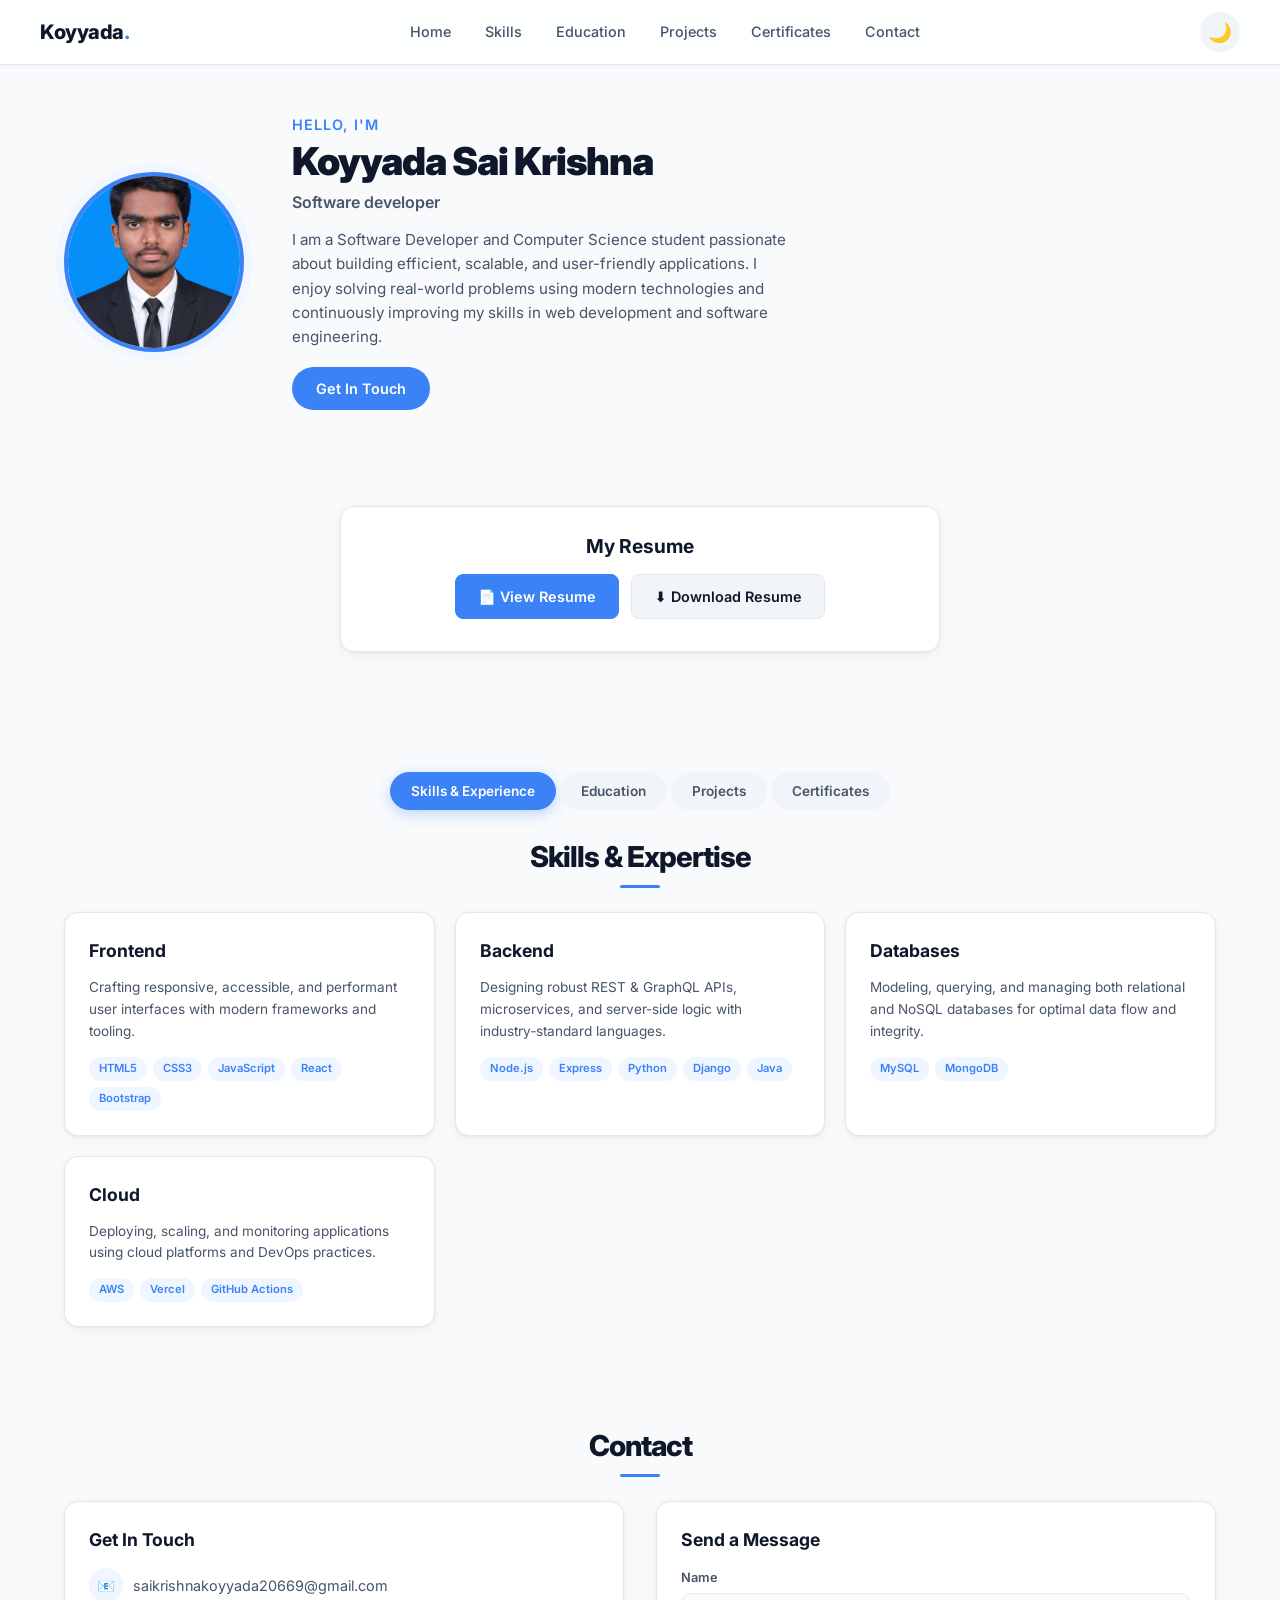
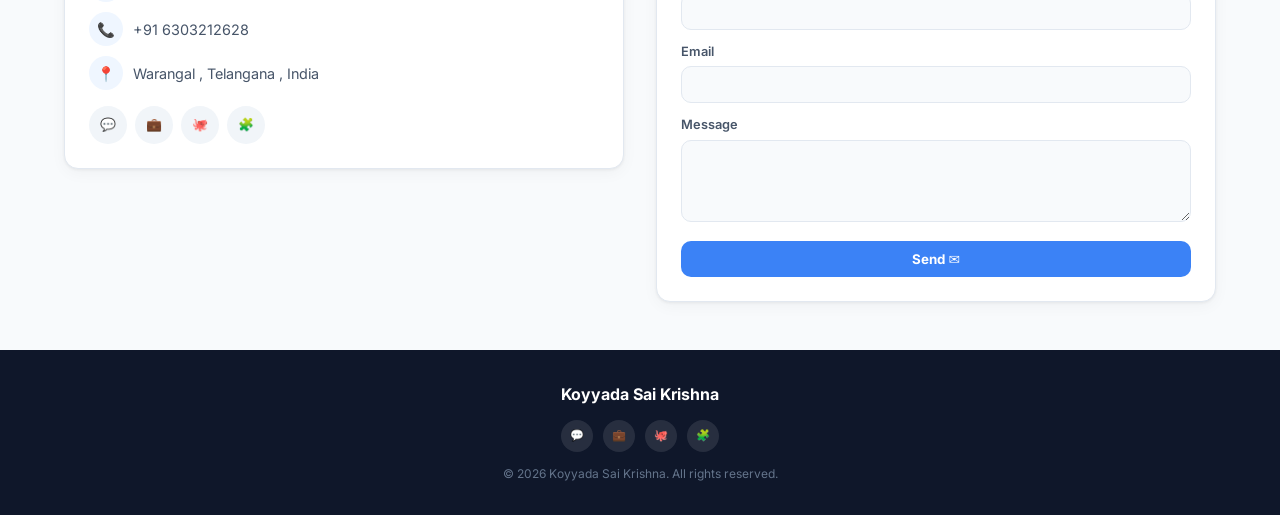
<file: index.html>
<!DOCTYPE html>
<html lang="en" data-theme="light">
<head>
    <meta charset="UTF-8">
    <meta name="viewport" content="width=device-width, initial-scale=1.0">
    <meta name="description" content="Dynamic Portfolio - Full-Stack Developer">
    <title>Portfolio | SaiKrishna Koyyada</title>

    <link rel="preconnect" href="https://fonts.googleapis.com">
    <link rel="preconnect" href="https://fonts.gstatic.com" crossorigin>
    <link href="https://fonts.googleapis.com/css2?family=Inter:wght@300;400;500;600;700;800;900&display=swap" rel="stylesheet">

    <style>
        :root {
            --font-family: 'Inter', system-ui, -apple-system, sans-serif;
            --bg-primary: #f8fafc;
            --bg-secondary: #ffffff;
            --bg-tertiary: #f1f5f9;
            --text-primary: #0f172a;
            --text-secondary: #475569;
            --text-tertiary: #94a3b8;
            --accent: #3b82f6;
            --accent-hover: #2563eb;
            --accent-light: #eff6ff;
            --border: #e2e8f0;
            --card-bg: #ffffff;
            --card-shadow: 0 1px 3px rgba(0,0,0,0.06), 0 4px 16px rgba(0,0,0,0.04);
            --card-shadow-hover: 0 6px 32px rgba(0,0,0,0.10), 0 2px 8px rgba(0,0,0,0.05);
            --modal-overlay: rgba(15,23,42,0.6);
            --tag-bg: #eff6ff;
            --tag-text: #3b82f6;
            --timeline-line: #e2e8f0;
            --input-bg: #f8fafc;
            --input-border: #e2e8f0;
            --input-focus: #3b82f6;
            --skill-card-bg: #ffffff;
            --skill-card-hover: #f8fafc;
            --nav-bg: rgba(255,255,255,0.85);
            --nav-shadow: 0 1px 3px rgba(0,0,0,0.04);
            --footer-bg: #0f172a;
            --footer-text: #cbd5e1;
            --badge-bg: #dbeafe;
            --badge-text: #1d4ed8;
            --scrollbar-thumb: #cbd5e1;
            --scrollbar-track: #f1f5f9;
        }

        [data-theme="dark"] {
            --bg-primary: #0f172a;
            --bg-secondary: #1e293b;
            --bg-tertiary: #273548;
            --text-primary: #f1f5f9;
            --text-secondary: #cbd5e1;
            --text-tertiary: #64748b;
            --accent: #60a5fa;
            --accent-hover: #93bbfd;
            --accent-light: #1e3a5f;
            --border: #334155;
            --card-bg: #1e293b;
            --card-shadow: 0 1px 3px rgba(0,0,0,0.2), 0 4px 16px rgba(0,0,0,0.15);
            --card-shadow-hover: 0 6px 32px rgba(0,0,0,0.35), 0 2px 8px rgba(0,0,0,0.2);
            --modal-overlay: rgba(0,0,0,0.7);
            --tag-bg: #1e3a5f;
            --tag-text: #93bbfd;
            --timeline-line: #334155;
            --input-bg: #1e293b;
            --input-border: #334155;
            --input-focus: #60a5fa;
            --skill-card-bg: #1e293b;
            --skill-card-hover: #273548;
            --nav-bg: rgba(15,23,42,0.88);
            --nav-shadow: 0 1px 3px rgba(0,0,0,0.25);
            --footer-bg: #020617;
            --footer-text: #94a3b8;
            --badge-bg: #1e3a5f;
            --badge-text: #93bbfd;
            --scrollbar-thumb: #475569;
            --scrollbar-track: #1e293b;
        }

        *, *::before, *::after { box-sizing: border-box; margin: 0; padding: 0; }
        html { scroll-behavior: smooth; scroll-padding-top: 80px; font-size: 16px; }
        body { font-family: var(--font-family); background-color: var(--bg-primary); color: var(--text-primary); line-height: 1.6; transition: background-color 0.35s ease, color 0.35s ease; overflow-x: hidden; min-height: 100vh; }
        ::-webkit-scrollbar { width: 7px; }
        ::-webkit-scrollbar-track { background: var(--scrollbar-track); }
        ::-webkit-scrollbar-thumb { background: var(--scrollbar-thumb); border-radius: 10px; }
        ::selection { background: var(--accent); color: #fff; }
        img { max-width: 100%; height: auto; display: block; }
        a { text-decoration: none; color: inherit; transition: color 0.25s ease; }
        ul { list-style: none; }
        button { cursor: pointer; font-family: var(--font-family); border: none; outline: none; background: none; }

        .skip-link { position: absolute; top: -100px; left: 16px; background: var(--accent); color: #fff; padding: 8px 16px; border-radius: 0 0 6px 6px; z-index: 1000; font-weight: 600; font-size: 0.875rem; transition: top 0.3s ease; }
        .skip-link:focus { top: 0; }

        .navbar { position: sticky; top: 0; z-index: 100; background: var(--nav-bg); backdrop-filter: blur(14px); -webkit-backdrop-filter: blur(14px); border-bottom: 1px solid var(--border); box-shadow: var(--nav-shadow); padding: 0 24px; }
        .nav-container { max-width: 1200px; margin: 0 auto; display: flex; align-items: center; justify-content: space-between; height: 64px; }
        .nav-brand { font-weight: 800; font-size: 1.25rem; letter-spacing: -0.5px; color: var(--text-primary); }
        .nav-brand span { color: var(--accent); }
        .nav-links { display: flex; gap: 6px; align-items: center; }
        .nav-links a { padding: 8px 14px; border-radius: 8px; font-weight: 500; font-size: 0.9rem; color: var(--text-secondary); transition: all 0.25s ease; }
        .nav-links a:hover, .nav-links a:focus-visible { color: var(--accent); background: var(--accent-light); }
        .nav-actions { display: flex; align-items: center; gap: 8px; }
        .theme-toggle { width: 40px; height: 40px; border-radius: 50%; display: flex; align-items: center; justify-content: center; font-size: 1.2rem; color: var(--text-secondary); background: var(--bg-tertiary); flex-shrink: 0; transition: all 0.3s; }
        .theme-toggle:hover { color: var(--accent); background: var(--accent-light); transform: rotate(20deg); }
        .hamburger { display: none; width: 40px; height: 40px; border-radius: 8px; flex-direction: column; align-items: center; justify-content: center; gap: 5px; background: var(--bg-tertiary); z-index: 101; }
        .hamburger span { display: block; width: 20px; height: 2px; background: var(--text-primary); border-radius: 2px; transition: all 0.3s; }
        .hamburger.active span:nth-child(1) { transform: translateY(7px) rotate(45deg); }
        .hamburger.active span:nth-child(2) { opacity: 0; }
        .hamburger.active span:nth-child(3) { transform: translateY(-7px) rotate(-45deg); }

        .section { padding: 48px 24px; max-width: 1200px; margin: 0 auto; }
        .section-header { text-align: center; margin-bottom: 32px; }
        .section-header h2 { font-size: 1.8rem; font-weight: 800; letter-spacing: -1px; position: relative; display: inline-block; }
        .section-header h2::after { content: ''; position: absolute; bottom: -8px; left: 50%; transform: translateX(-50%); width: 40px; height: 3px; background: var(--accent); border-radius: 3px; }

        /* Home */
        #home-section .home-container { display: flex; align-items: center; gap: 48px; flex-wrap: wrap; justify-content: center; }
        .home-image-wrapper { flex-shrink: 0; width: 180px; height: 180px; border-radius: 50%; overflow: hidden; border: 4px solid var(--accent); box-shadow: 0 0 0 8px var(--accent-light); background: var(--bg-tertiary); }
        .home-image-wrapper img { width: 100%; height: 100%; object-fit: cover; }
        .home-image-fallback { width: 100%; height: 100%; display: flex; align-items: center; justify-content: center; font-size: 3.5rem; font-weight: 800; color: var(--accent); background: var(--accent-light); }
        .home-text { flex: 1; min-width: 280px; }
        .home-text .greeting { font-size: 0.9rem; font-weight: 600; color: var(--accent); letter-spacing: 1px; text-transform: uppercase; }
        .home-text h1 { font-size: 2.4rem; font-weight: 900; letter-spacing: -1px; line-height: 1.1; margin: 4px 0 8px; }
        .home-text .role { font-size: 1rem; font-weight: 600; color: var(--text-secondary); margin-bottom: 12px; }
        .home-text .description { font-size: 0.95rem; color: var(--text-secondary); line-height: 1.6; max-width: 500px; }
        .home-cta { display: inline-block; margin-top: 18px; padding: 10px 24px; background: var(--accent); color: #fff; border-radius: 50px; font-weight: 600; font-size: 0.9rem; transition: all 0.3s; }
        .home-cta:hover { background: var(--accent-hover); transform: translateY(-2px); box-shadow: 0 8px 24px rgba(59,130,246,0.35); }

        /* Resume Block */
        .resume-block { text-align: center; padding: 24px 24px 32px; background: var(--card-bg); border: 1px solid var(--border); border-radius: 14px; margin-bottom: 24px; box-shadow: var(--card-shadow); max-width: 600px; margin-left: auto; margin-right: auto; }
        .resume-block h3 { font-weight: 700; font-size: 1.2rem; margin-bottom: 12px; }
        .resume-block .resume-buttons { display: flex; gap: 12px; justify-content: center; flex-wrap: wrap; }
        .resume-btn { padding: 10px 22px; border-radius: 8px; font-weight: 600; font-size: 0.9rem; display: inline-flex; align-items: center; gap: 6px; transition: all 0.3s; border: 1px solid var(--border); background: var(--bg-tertiary); color: var(--text-primary); }
        .resume-btn.primary { background: var(--accent); color: #fff; border-color: var(--accent); }
        .resume-btn:hover { transform: translateY(-2px); box-shadow: 0 4px 12px rgba(0,0,0,0.1); }
        .resume-btn.primary:hover { background: var(--accent-hover); }

        /* Tabs */
        .tab-buttons { display: flex; justify-content: center; gap: 4px; margin-bottom: 24px; flex-wrap: wrap; }
        .tab-btn { padding: 10px 20px; border-radius: 30px; font-weight: 600; font-size: 0.85rem; background: var(--bg-tertiary); color: var(--text-secondary); transition: all 0.25s; border: 1px solid transparent; }
        .tab-btn:hover { background: var(--accent-light); color: var(--accent); }
        .tab-btn.active { background: var(--accent); color: #fff; border-color: var(--accent); box-shadow: 0 4px 14px rgba(59,130,246,0.3); }
        .tab-content-wrapper { position: relative; }
        .tab-pane { display: none; animation: fadeInUp 0.35s ease; }
        .tab-pane.active { display: block; }
        @keyframes fadeInUp { from { opacity: 0; transform: translateY(12px); } to { opacity: 1; transform: translateY(0); } }

        /* Skills */
        .skills-grid { display: grid; grid-template-columns: repeat(auto-fill, minmax(280px, 1fr)); gap: 20px; }
        .skill-card { background: var(--skill-card-bg); border: 1px solid var(--border); border-radius: 14px; padding: 24px; box-shadow: var(--card-shadow); transition: all 0.3s; }
        .skill-card:hover { box-shadow: var(--card-shadow-hover); transform: translateY(-3px); border-color: var(--accent); }
        .skill-card-header { display: flex; align-items: center; justify-content: space-between; margin-bottom: 12px; }
        .skill-card-title { font-weight: 700; font-size: 1.1rem; }
        .skill-description { font-size: 0.85rem; color: var(--text-secondary); line-height: 1.6; margin-bottom: 14px; }
        .skill-tech-tags { display: flex; flex-wrap: wrap; gap: 6px; }
        .skill-tech-tag { font-size: 0.7rem; font-weight: 600; padding: 3px 10px; border-radius: 20px; background: var(--tag-bg); color: var(--tag-text); }

        /* Education Timeline */
        .timeline { position: relative; padding-left: 24px; max-width: 700px; margin: 0 auto; }
        .timeline::before { content: ''; position: absolute; left: 10px; top: 0; bottom: 0; width: 2px; background: var(--timeline-line); }
        .timeline-item { position: relative; margin-bottom: 32px; padding-left: 28px; }
        .timeline-item::before { content: ''; position: absolute; left: -18px; top: 4px; width: 12px; height: 12px; border-radius: 50%; background: var(--accent); border: 3px solid var(--bg-primary); box-shadow: 0 0 0 3px var(--accent-light); z-index: 2; }
        .timeline-degree { font-weight: 700; font-size: 1rem; }
        .timeline-institution { font-weight: 500; color: var(--accent); font-size: 0.85rem; }
        .timeline-year { display: inline-block; font-size: 0.75rem; color: var(--text-tertiary); background: var(--bg-tertiary); padding: 2px 10px; border-radius: 20px; margin: 4px 0; }
        .timeline-desc { font-size: 0.85rem; color: var(--text-secondary); margin-top: 4px; }
        .memo-btn { display: inline-block; margin-top: 8px; padding: 5px 14px; background: var(--accent-light); color: var(--accent); border-radius: 8px; font-weight: 600; font-size: 0.75rem; transition: all 0.25s; }
        .memo-btn:hover { background: var(--accent); color: #fff; }

        /* Projects */
        .projects-grid { display: grid; grid-template-columns: repeat(auto-fill, minmax(320px, 1fr)); gap: 20px; }
        .project-card { background: var(--card-bg); border-radius: 14px; overflow: hidden; border: 1px solid var(--border); box-shadow: var(--card-shadow); transition: all 0.35s; }
        .project-card:hover { box-shadow: var(--card-shadow-hover); transform: translateY(-4px); border-color: var(--accent); }
        .project-card-image { width: 100%; height: 180px; background: var(--bg-tertiary); overflow: hidden; }
        .project-card-image img { width: 100%; height: 100%; object-fit: cover; }
        .img-fallback { width: 100%; height: 100%; display: flex; align-items: center; justify-content: center; font-size: 2.5rem; color: var(--text-tertiary); }
        .project-card-body { padding: 20px; }
        .project-card-body h3 { font-weight: 700; font-size: 1rem; margin-bottom: 6px; }
        .project-card-body p { font-size: 0.85rem; color: var(--text-secondary); margin-bottom: 12px; line-height: 1.6; }
        .project-duration { display: inline-block; font-size: 0.75rem; font-weight: 600; color: var(--accent); background: var(--accent-light); padding: 2px 10px; border-radius: 20px; margin-bottom: 10px; }
        .project-tags { display: flex; flex-wrap: wrap; gap: 6px; margin-bottom: 14px; }
        .project-tag { font-size: 0.7rem; font-weight: 600; padding: 3px 10px; border-radius: 20px; background: var(--tag-bg); color: var(--tag-text); }
        .project-links { display: flex; gap: 8px; flex-wrap: wrap; }
        .project-btn { display: inline-flex; align-items: center; gap: 4px; padding: 7px 14px; border-radius: 8px; font-weight: 600; font-size: 0.75rem; transition: all 0.3s; border: 1px solid var(--border); background: var(--bg-tertiary); color: var(--text-secondary); }
        .project-btn.github { background: #24292e; color: #fff; border-color: #24292e; }
        .project-btn.live { background: var(--accent); color: #fff; border-color: var(--accent); }
        .project-btn:hover { transform: translateY(-2px); }
        .project-btn.github:hover { background: #000; }
        .project-btn.live:hover { background: var(--accent-hover); }

        /* Certificates */
        .certs-grid { display: grid; grid-template-columns: repeat(auto-fill, minmax(300px, 1fr)); gap: 16px; }
        .cert-card { background: var(--card-bg); border: 1px solid var(--border); border-radius: 12px; padding: 18px; box-shadow: var(--card-shadow); display: flex; gap: 12px; align-items: flex-start; }
        .cert-card:hover { box-shadow: var(--card-shadow-hover); transform: translateY(-2px); border-color: var(--accent); }
        .cert-icon { width: 46px; height: 46px; border-radius: 10px; overflow: hidden; background: var(--bg-tertiary); flex-shrink: 0; }
        .cert-icon img { width: 100%; height: 100%; object-fit: cover; }
        .icon-fallback { width: 100%; height: 100%; display: flex; align-items: center; justify-content: center; font-size: 1.2rem; background: var(--accent-light); color: var(--accent); }
        .cert-info h4 { font-weight: 700; font-size: 0.9rem; }
        .cert-platform { font-size: 0.75rem; color: var(--accent); font-weight: 600; }
        .cert-date { font-size: 0.7rem; color: var(--text-tertiary); margin-right: 6px; }
        .cert-code { font-size: 0.65rem; background: var(--bg-tertiary); padding: 2px 6px; border-radius: 10px; font-family: monospace; }
        .cert-desc { font-size: 0.78rem; color: var(--text-secondary); margin-top: 6px; line-height: 1.5; }
        .cert-verify-link { display: inline-block; margin-top: 6px; font-size: 0.75rem; font-weight: 600; color: var(--accent); }

        /* Contact */
        .contact-container { display: grid; grid-template-columns: 1fr 1fr; gap: 32px; align-items: start; }
        .contact-info-card, .contact-form-card { background: var(--card-bg); border: 1px solid var(--border); border-radius: 14px; padding: 24px; box-shadow: var(--card-shadow); }
        .contact-info-card h3, .contact-form-card h3 { font-weight: 700; font-size: 1.1rem; margin-bottom: 14px; }
        .contact-detail { display: flex; align-items: center; gap: 10px; margin-bottom: 10px; font-size: 0.9rem; color: var(--text-secondary); }
        .detail-icon { width: 34px; height: 34px; border-radius: 50%; background: var(--accent-light); display: flex; align-items: center; justify-content: center; flex-shrink: 0; }
        .social-links { display: flex; gap: 8px; margin-top: 16px; flex-wrap: wrap; }
        .social-link { width: 38px; height: 38px; border-radius: 50%; background: var(--bg-tertiary); display: flex; align-items: center; justify-content: center; font-weight: 700; font-size: 0.8rem; transition: all 0.3s; }
        .social-link:hover { background: var(--accent); color: #fff; transform: translateY(-3px); }
        .form-group { margin-bottom: 12px; }
        .form-group label { display: block; font-weight: 600; font-size: 0.8rem; margin-bottom: 4px; color: var(--text-secondary); }
        .form-group input, .form-group textarea { width: 100%; padding: 10px 12px; border-radius: 10px; border: 1.5px solid var(--input-border); background: var(--input-bg); color: var(--text-primary); }
        .submit-btn { width: 100%; padding: 10px; background: var(--accent); color: #fff; border-radius: 10px; font-weight: 700; }

        /* Footer */
        .site-footer { background: var(--footer-bg); color: var(--footer-text); padding: 32px 24px; text-align: center; }
        .footer-container { max-width: 1200px; margin: 0 auto; display: flex; flex-direction: column; align-items: center; gap: 12px; }
        .footer-name { font-weight: 700; font-size: 1rem; color: #fff; }
        .footer-socials { display: flex; gap: 10px; }
        .footer-socials a { width: 32px; height: 32px; border-radius: 50%; background: rgba(255,255,255,0.1); display: flex; align-items: center; justify-content: center; font-size: 0.7rem; color: #cbd5e1; }
        .footer-socials a:hover { background: var(--accent); color: #fff; }
        .footer-copy { font-size: 0.75rem; color: #64748b; }

        /* Modal */
        .modal-overlay { position: fixed; inset: 0; z-index: 200; background: var(--modal-overlay); display: flex; align-items: center; justify-content: center; padding: 24px; opacity: 0; pointer-events: none; transition: opacity 0.35s; }
        .modal-overlay.active { opacity: 1; pointer-events: all; }
        .modal { background: var(--card-bg); border-radius: 16px; max-width: 800px; width: 100%; max-height: 85vh; overflow-y: auto; padding: 28px; position: relative; box-shadow: 0 20px 60px rgba(0,0,0,0.3); animation: modalIn 0.4s ease; }
        @keyframes modalIn { from { transform: translateY(40px) scale(0.94); opacity: 0; } to { transform: translateY(0) scale(1); opacity: 1; } }
        .modal-close { position: sticky; top: 0; float: right; width: 32px; height: 32px; border-radius: 50%; background: var(--bg-tertiary); font-size: 1rem; display: flex; align-items: center; justify-content: center; color: var(--text-secondary); }
        .modal-close:hover { background: #ef4444; color: #fff; }
        .document-viewer { width: 100%; height: 60vh; border: 1px solid var(--border); border-radius: 8px; margin-top: 12px; }
        .document-download { display: inline-block; margin-top: 12px; padding: 8px 18px; background: var(--accent); color: #fff; border-radius: 8px; font-weight: 600; }

        .back-to-top { position: fixed; bottom: 24px; right: 24px; width: 40px; height: 40px; border-radius: 50%; background: var(--accent); color: #fff; font-size: 1.2rem; display: flex; align-items: center; justify-content: center; z-index: 50; opacity: 0; pointer-events: none; transition: all 0.35s; transform: translateY(12px); }
        .back-to-top.visible { opacity: 1; pointer-events: all; transform: translateY(0); }

        @media (max-width: 768px) {
            .nav-links { position: fixed; top: 0; right: -100%; width: 260px; height: 100vh; background: var(--card-bg); flex-direction: column; padding: 80px 24px 24px; gap: 2px; box-shadow: -4px 0 24px rgba(0,0,0,0.15); transition: right 0.35s; z-index: 99; }
            .nav-links.mobile-open { right: 0; }
            .hamburger { display: flex; }
            .home-container { flex-direction: column; text-align: center; }
            .home-image-wrapper { width: 150px; height: 150px; }
            .home-text h1 { font-size: 2rem; }
            .section { padding: 36px 16px; }
            .skills-grid { grid-template-columns: 1fr; }
            .projects-grid { grid-template-columns: 1fr; }
            .certs-grid { grid-template-columns: 1fr; }
            .contact-container { grid-template-columns: 1fr; }
            .tab-btn { padding: 8px 14px; font-size: 0.8rem; }
        }
    </style>
</head>
<body>
    <a href="#main-content" class="skip-link">Skip to content</a>

    <nav class="navbar" id="navbar" aria-label="Main navigation">
        <div class="nav-container">
            <a href="#home-section" class="nav-brand" id="nav-brand">Portfolio<span>.</span></a>
            <ul class="nav-links" id="nav-links" role="list"></ul>
            <div class="nav-actions">
                <button class="theme-toggle" id="theme-toggle" aria-label="Toggle dark mode">🌙</button>
                <button class="hamburger" id="hamburger" aria-label="Toggle menu" aria-expanded="false">
                    <span></span><span></span><span></span>
                </button>
            </div>
        </div>
    </nav>

    <main id="main-content">
        <!-- Home Section -->
        <section class="section" id="home-section" aria-labelledby="home-heading"></section>

        <!-- Resume Download -->
        <div class="section" id="resume-section"></div>

        <!-- Tabbed Sections -->
        <div class="section" id="tabbed-section">
            <div class="tab-buttons" id="tab-buttons">
                <button class="tab-btn active" data-tab="skills">Skills & Experience</button>
                <button class="tab-btn" data-tab="education">Education</button>
                <button class="tab-btn" data-tab="projects">Projects</button>
                <button class="tab-btn" data-tab="certificates">Certificates</button>
            </div>
            <div class="tab-content-wrapper">
                <section class="tab-pane active" id="skills-section" aria-labelledby="skills-heading"></section>
                <section class="tab-pane" id="education-section" aria-labelledby="education-heading"></section>
                <section class="tab-pane" id="projects-section" aria-labelledby="projects-heading"></section>
                <section class="tab-pane" id="certificates-section" aria-labelledby="certificates-heading"></section>
            </div>
        </div>

        <!-- Contact Section -->
        <section class="section" id="contact-section" aria-labelledby="contact-heading"></section>
    </main>

    <footer class="site-footer" id="site-footer"></footer>

    <!-- Document Modal (for education memos) -->
    <div class="modal-overlay" id="doc-modal-overlay" aria-hidden="true">
        <div class="modal" id="doc-modal" role="dialog" aria-modal="true" aria-labelledby="doc-modal-title">
            <button class="modal-close" id="doc-modal-close" aria-label="Close">&times;</button>
            <h3 id="doc-modal-title" style="font-weight:700;margin-bottom:12px;">Document Viewer</h3>
            <div id="doc-viewer-container"></div>
        </div>
    </div>

    <button class="back-to-top" id="back-to-top" aria-label="Back to top">↑</button>

    <script>
        (function() {
            const navBrand = document.getElementById('nav-brand');
            const navLinks = document.getElementById('nav-links');
            const hamburger = document.getElementById('hamburger');
            const themeToggle = document.getElementById('theme-toggle');
            const backToTop = document.getElementById('back-to-top');
            const docModalOverlay = document.getElementById('doc-modal-overlay');
            const docModalClose = document.getElementById('doc-modal-close');
            const docViewerContainer = document.getElementById('doc-viewer-container');
            const htmlElement = document.documentElement;

            const homeSection = document.getElementById('home-section');
            const skillsSection = document.getElementById('skills-section');
            const educationSection = document.getElementById('education-section');
            const projectsSection = document.getElementById('projects-section');
            const certificatesSection = document.getElementById('certificates-section');
            const contactSection = document.getElementById('contact-section');
            const footerEl = document.getElementById('site-footer');
            const resumeSection = document.getElementById('resume-section');
            const tabButtons = document.querySelectorAll('.tab-btn');
            const tabPanes = document.querySelectorAll('.tab-pane');

            const sectionMap = {
                home: { id: 'home-section', label: 'Home', type: 'scroll' },
                skills: { id: 'skills-section', label: 'Skills', tab: 'skills' },
                education: { id: 'education-section', label: 'Education', tab: 'education' },
                projects: { id: 'projects-section', label: 'Projects', tab: 'projects' },
                certificates: { id: 'certificates-section', label: 'Certificates', tab: 'certificates' },
                contact: { id: 'contact-section', label: 'Contact', type: 'scroll' },
            };

            let jsonData = null;

            function placeholderSVG(w,h,t,bg='#e2e8f0',tc='#94a3b8') {
                return 'data:image/svg+xml;base64,' + btoa(`<svg xmlns="http://www.w3.org/2000/svg" width="${w}" height="${h}"><rect width="${w}" height="${h}" fill="${bg}"/><text x="50%" y="50%" dominant-baseline="middle" text-anchor="middle" font-family="Inter,system-ui" font-weight="700" fill="${tc}" font-size="${Math.min(w,h)*0.18}">${t}</text></svg>`);
            }

            async function fetchData() {
                try {
                    const res = await fetch('data.json');
                    if(!res.ok) throw new Error(`HTTP ${res.status}`);
                    jsonData = await res.json();
                    return jsonData;
                } catch(e) {
                    homeSection.innerHTML = `<div style="text-align:center;padding:60px"><h2 style="color:#ef4444;">⚠️ Could not load data.json</h2><p>${e.message}</p></div>`;
                    return null;
                }
            }
function renderResume(d) {
    if(!d?.resume?.url) { resumeSection.style.display='none'; return; }
    const r = d.resume;
    resumeSection.innerHTML = `
        <div class="resume-block">
            <h3>My Resume</h3>
            <div class="resume-buttons">
                <a href="${r.url}" target="_blank" rel="noopener noreferrer" class="resume-btn primary">
                    📄 ${r.viewText||'View Resume'}
                </a>
                <a href="${r.url}" download class="resume-btn">
                    ⬇ ${r.buttonText||'Download Resume'}
                </a>
            </div>
        </div>`;
}
            function renderHome(d) {
                if(!d?.home) { homeSection.style.display='none'; return; }
                const h = d.home;
                homeSection.innerHTML = `
                    <div class="home-container">
                        <div class="home-image-wrapper">
                            ${h.image ? `<img src="${h.image}" alt="${h.name}" width="180" height="180" onerror="this.parentElement.innerHTML='<div class=\\'home-image-fallback\\'>${(h.name||'?').charAt(0).toUpperCase()}</div>'">` : `<div class="home-image-fallback">${(h.name||'?').charAt(0).toUpperCase()}</div>`}
                        </div>
                        <div class="home-text">
                            <p class="greeting">Hello, I'm</p>
                            <h1>${h.name||''}</h1>
                            <p class="role">${h.role||''}</p>
                            <p class="description">${h.description||''}</p>
                            <a href="#contact-section" class="home-cta">Get In Touch</a>
                        </div>
                    </div>`;
                navBrand.innerHTML = `${h.name?.split(' ')[0]||'Portfolio'}<span>.</span>`;
                document.title = `${h.name||'Portfolio'} | ${h.role||''}`;
            }

            function renderResume(d) {
                if(!d?.resume?.url) { resumeSection.style.display='none'; return; }
                const r = d.resume;
                resumeSection.innerHTML = `
                    <div class="resume-block">
                        <h3>My Resume</h3>
                        <div class="resume-buttons">
                            <a href="${r.url}" target="_blank" rel="noopener noreferrer" class="resume-btn primary">📄 ${r.viewText||'View Resume'}</a>
                            <a href="${r.url}" download class="resume-btn">⬇ ${r.buttonText||'Download Resume'}</a>
                        </div>
                    </div>`;
            }

            function renderSkills(d) {
                if(!d?.skills?.length) { skillsSection.innerHTML = ''; return; }
                const cards = d.skills.map(s=>`
                    <div class="skill-card">
                        <div class="skill-card-header"><span class="skill-card-title">${s.title}</span></div>
                        <p class="skill-description">${s.description||''}</p>
                        ${s.technologies?.length ? `<div class="skill-tech-tags">${s.technologies.map(t=>`<span class="skill-tech-tag">${t}</span>`).join('')}</div>` : ''}
                    </div>
                `).join('');
                skillsSection.innerHTML = `<div class="section-header"><h2 id="skills-heading">Skills & Expertise</h2></div><div class="skills-grid">${cards}</div>`;
            }

            function renderEducation(d) {
                if(!d?.education?.length) { educationSection.innerHTML = ''; return; }
                const items = d.education.map(e=>`
                    <div class="timeline-item">
                        <p class="timeline-degree">${e.degree||''}</p>
                        <p class="timeline-institution">${e.institution||''}</p>
                        <span class="timeline-year">${e.year||''}</span>
                        <p class="timeline-desc">${e.description||''}</p>
                        ${e.document ? `<a href="${e.document.url}" target="_blank" rel="noopener noreferrer" class="memo-btn">📄 ${e.document.title||'View'}</a>` : ''}
                    </div>
                `).join('');
                educationSection.innerHTML = `<div class="section-header"><h2 id="education-heading">Education</h2></div><div class="timeline">${items}</div>`;
                
            }

            function renderProjects(d) {
                if(!d?.projects?.length) { projectsSection.innerHTML = ''; return; }
                const cards = d.projects.map(p=>{
                    const tagsHTML = Array.isArray(p.technologies) ? p.technologies.map(t=>`<span class="project-tag">${t}</span>`).join('') : '';
                    const githubBtn = p.github ? `<a href="${p.github}" target="_blank" rel="noopener noreferrer" class="project-btn github">🐙 GitHub</a>` : '';
                    const liveBtn = p.live ? `<a href="${p.live}" target="_blank" rel="noopener noreferrer" class="project-btn live">🚀 Live Demo</a>` : '';
                    const durationHTML = p.duration ? `<span class="project-duration">⏱ ${p.duration}</span>` : '';
                    return `
                        <div class="project-card">
                            <div class="project-card-image">
                                ${p.image ? `<img src="${p.image}" alt="${p.title}" width="600" height="400" loading="lazy" onerror="this.parentElement.innerHTML='<div class=\\'img-fallback\\'>📁</div>'">` : '<div class="img-fallback">📁</div>'}
                            </div>
                            <div class="project-card-body">
                                <h3>${p.title}</h3>
                                <p>${p.description||''}</p>
                                ${durationHTML}
                                ${tagsHTML ? `<div class="project-tags">${tagsHTML}</div>` : ''}
                                ${ (githubBtn || liveBtn) ? `<div class="project-links">${githubBtn}${liveBtn}</div>` : '' }
                            </div>
                        </div>`;
                }).join('');
                projectsSection.innerHTML = `<div class="section-header"><h2 id="projects-heading">Projects</h2></div><div class="projects-grid">${cards}</div>`;
            }

            function renderCertificates(d) {
                if(!d?.certificates) { certificatesSection.innerHTML = ''; return; }
                const featured = Array.isArray(d.certificates.featured) ? d.certificates.featured : [];
                const others = Array.isArray(d.certificates.others) ? d.certificates.others : [];
                const allCerts = [...featured, ...others];
                if(!allCerts.length) { certificatesSection.innerHTML = ''; return; }
                const cards = allCerts.map(c=>`
                    <div class="cert-card">
                        <div class="cert-icon">
                            ${c.icon ? `<img src="${c.icon}" alt="${c.name}" width="46" height="46" onerror="this.parentElement.innerHTML='<div class=\\'icon-fallback\\'>${(c.name||'C').charAt(0)}</div>'">` : `<div class="icon-fallback">${(c.name||'C').charAt(0)}</div>`}
                        </div>
                        <div class="cert-info">
                            <h4>${c.name||''}</h4>
                            <span class="cert-platform">${c.platform||''}</span>
                            <div><span class="cert-date">📅 ${c.date||''}</span>${c.code?`<span class="cert-code">${c.code}</span>`:''}</div>
                            <p class="cert-desc">${c.description||''}</p>
                            ${c.link?`<a href="${c.link}" target="_blank" rel="noopener" class="cert-verify-link">🔗 Verify</a>`:''}
                        </div>
                    </div>
                `).join('');
                certificatesSection.innerHTML = `<div class="section-header"><h2 id="certificates-heading">Certificates</h2></div><div class="certs-grid">${cards}</div>`;
            }

            function renderContact(d) {
                if(!d?.contact) { contactSection.style.display='none'; return; }
                const c=d.contact; const socials=c.socials||{};
                const icons={whatsapp:'💬',instagram:'📸',linkedin:'💼',github:'🐙',leetcode:'🧩'};
                const socialLinks = Object.entries(socials).map(([p,u])=>`<a href="${u||'#'}" class="social-link" target="_blank" rel="noopener" title="${p}">${icons[p]||'🔗'}</a>`).join('');
                contactSection.innerHTML = `
                    <div class="section-header"><h2 id="contact-heading">Contact</h2></div>
                    <div class="contact-container">
                        <div class="contact-info-card">
                            <h3>Get In Touch</h3>
                            <div class="contact-detail"><span class="detail-icon">📧</span><span>${c.email||''}</span></div>
                            <div class="contact-detail"><span class="detail-icon">📞</span><span>${c.phone||''}</span></div>
                            <div class="contact-detail"><span class="detail-icon">📍</span><span>${c.location||''}</span></div>
                            ${socialLinks?`<div class="social-links">${socialLinks}</div>`:''}
                        </div>
                        <div class="contact-form-card">
                            <h3>Send a Message</h3>
                            <form onsubmit="event.preventDefault();alert('📬 Message sent!');this.reset();">
                                <div class="form-group"><label>Name</label><input type="text" required></div>
                                <div class="form-group"><label>Email</label><input type="email" required></div>
                                <div class="form-group"><label>Message</label><textarea rows="4" required></textarea></div>
                                <button type="submit" class="submit-btn">Send ✉️</button>
                            </form>
                        </div>
                    </div>`;
            }

            function renderFooter(d) {
                const home=d?.home||{}; const contact=d?.contact||{}; const socials=contact.socials||{};
                const icons={whatsapp:'💬',linkedin:'💼',github:'🐙',leetcode:'🧩'};
                const links = Object.entries(socials).map(([p,u])=>`<a href="${u||'#'}" target="_blank" rel="noopener" title="${p}">${icons[p]||'🔗'}</a>`).join('');
                footerEl.innerHTML = `
                    <div class="footer-container">
                        <p class="footer-name">${home.name||'Portfolio'}</p>
                        ${links?`<div class="footer-socials">${links}</div>`:''}
                        <p class="footer-copy">&copy; ${new Date().getFullYear()} ${home.name||'Portfolio'}. All rights reserved.</p>
                    </div>`;
            }

            function switchTab(tabName) {
                tabButtons.forEach(b => b.classList.toggle('active', b.dataset.tab === tabName));
                tabPanes.forEach(pane => {
                    pane.classList.toggle('active', pane.id === `${tabName}-section`);
                });
                // update nav active state if needed
                navLinks.querySelectorAll('a').forEach(a => a.classList.remove('active'));
                const navItem = Array.from(navLinks.querySelectorAll('a')).find(a => a.getAttribute('href') === `#${tabName}-section`);
                if(navItem) navItem.classList.add('active');
            }

            function buildNav(d) {
                const show = [];
                if(d?.home) show.push('home');
                if(d?.skills?.length) show.push('skills');
                if(d?.education?.length) show.push('education');
                if(d?.projects?.length) show.push('projects');
                if(d?.certificates && (d.certificates.featured?.length||d.certificates.others?.length)) show.push('certificates');
                if(d?.contact) show.push('contact');

                const frag = document.createDocumentFragment();
                show.forEach(key => {
                    const sec = sectionMap[key];
                    const a = document.createElement('a');
                    a.href = `#${sec.id}`;
                    a.textContent = sec.label;
                    a.addEventListener('click', (e) => {
                        e.preventDefault();
                        if(sec.type === 'scroll') {
                            document.querySelector(sec.id)?.scrollIntoView({ behavior: 'smooth' });
                        } else if(sec.tab) {
                            switchTab(sec.tab);
                            document.getElementById('tabbed-section').scrollIntoView({ behavior: 'smooth' });
                        }
                        navLinks.classList.remove('mobile-open');
                        hamburger.classList.remove('active');
                        hamburger.setAttribute('aria-expanded','false');
                    });
                    frag.appendChild(a);
                });
                navLinks.innerHTML = '';
                navLinks.appendChild(frag);
            }

            function openDocModal(url, title) {
                document.getElementById('doc-modal-title').textContent = title || 'Document';
                const isPDF = url?.toLowerCase().endsWith('.pdf');
                if(isPDF) {
                    docViewerContainer.innerHTML = `<iframe src="${url}" class="document-viewer" title="Document preview"></iframe><a href="${url}" download class="document-download">⬇ Download PDF</a>`;
                } else {
                    docViewerContainer.innerHTML = `<p style="margin-bottom:12px;">Preview not available.</p><a href="${url}" target="_blank" rel="noopener" class="document-download">🔗 Open Document</a>`;
                }
                docModalOverlay.classList.add('active');
                docModalOverlay.setAttribute('aria-hidden','false');
                document.body.style.overflow = 'hidden';
            }

            function closeDocModal() {
                docModalOverlay.classList.remove('active');
                docModalOverlay.setAttribute('aria-hidden','true');
                docViewerContainer.innerHTML = '';
                document.body.style.overflow = '';
            }
            docModalClose.addEventListener('click', closeDocModal);
            docModalOverlay.addEventListener('click', (e)=>{ if(e.target===docModalOverlay) closeDocModal(); });
            document.addEventListener('keydown', (e)=>{ if(e.key==='Escape' && docModalOverlay.classList.contains('active')) closeDocModal(); });

            function setupTheme() {
                const saved = localStorage.getItem('portfolio-theme');
                if(saved==='dark') { htmlElement.setAttribute('data-theme','dark'); themeToggle.textContent='☀️'; }
                else { htmlElement.setAttribute('data-theme','light'); themeToggle.textContent='🌙'; }
                themeToggle.addEventListener('click', ()=>{
                    const cur = htmlElement.getAttribute('data-theme');
                    const next = cur==='dark'?'light':'dark';
                    htmlElement.setAttribute('data-theme', next);
                    localStorage.setItem('portfolio-theme', next);
                    themeToggle.textContent = next==='dark'?'☀️':'🌙';
                });
            }

            function setupMobileMenu() {
                hamburger.addEventListener('click', ()=>{
                    const isOpen = navLinks.classList.toggle('mobile-open');
                    hamburger.classList.toggle('active');
                    hamburger.setAttribute('aria-expanded', isOpen);
                    document.body.style.overflow = isOpen?'hidden':'';
                });
                document.addEventListener('click', (e)=>{
                    if(navLinks.classList.contains('mobile-open') && !navLinks.contains(e.target) && !hamburger.contains(e.target)) {
                        navLinks.classList.remove('mobile-open');
                        hamburger.classList.remove('active');
                        hamburger.setAttribute('aria-expanded','false');
                        document.body.style.overflow = '';
                    }
                });
            }

            function setupBackToTop() {
                window.addEventListener('scroll', ()=>{ backToTop.classList.toggle('visible', window.scrollY>500); });
                backToTop.addEventListener('click', ()=>{ window.scrollTo({top:0,behavior:'smooth'}); });
            }

            // Initialize tabs
            tabButtons.forEach(btn => {
                btn.addEventListener('click', () => switchTab(btn.dataset.tab));
            });

            async function init() {
                setupTheme();
                setupMobileMenu();
                setupBackToTop();
                const data = await fetchData();
                if(!data) return;
                renderHome(data);
                renderResume(data);
                renderSkills(data);
                renderEducation(data);
                renderProjects(data);
                renderCertificates(data);
                renderContact(data);
                renderFooter(data);
                buildNav(data);
                // Activate initial tab from hash or default
                const hash = window.location.hash.replace('#', '').replace('-section','');
                if(hash && sectionMap[hash]?.tab) {
                    switchTab(sectionMap[hash].tab);
                } else {
                    switchTab('skills');
                }
            }
            init();
        })();
    </script>
</body>
</html>
</file>
